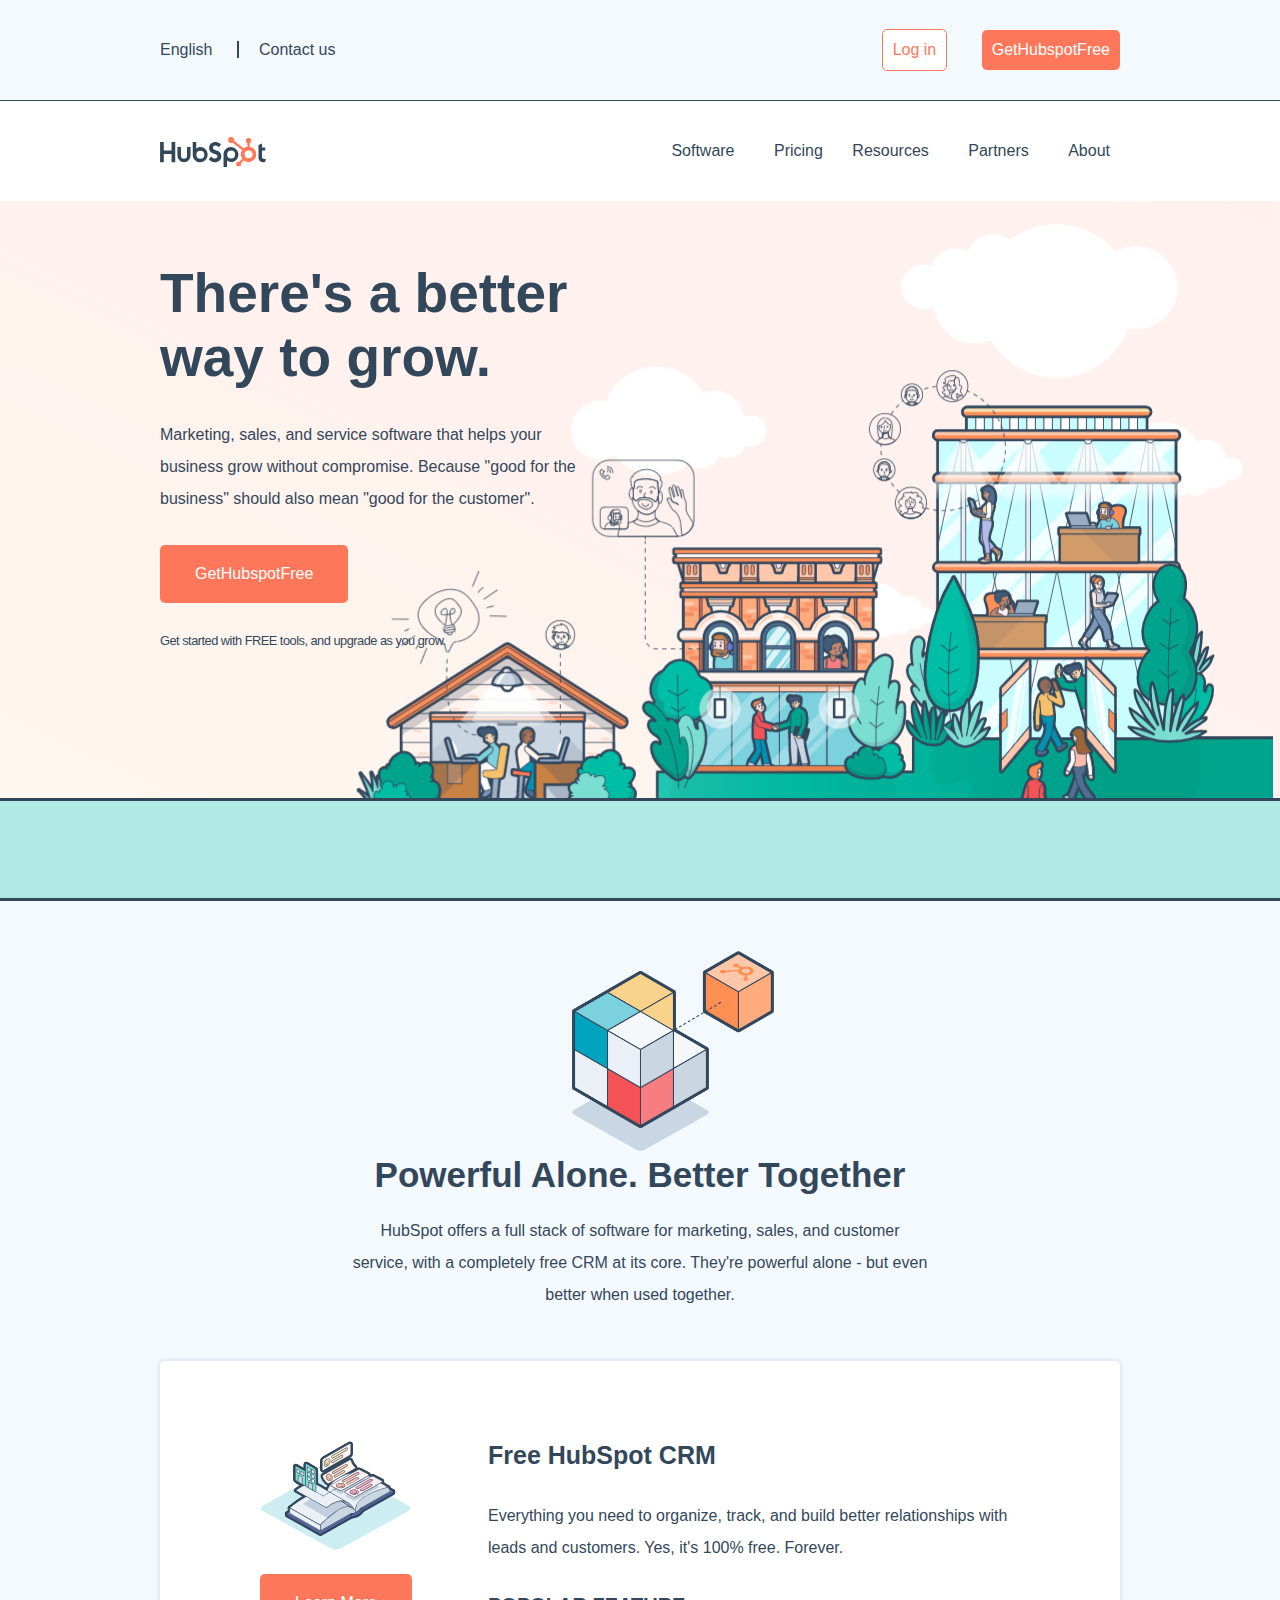
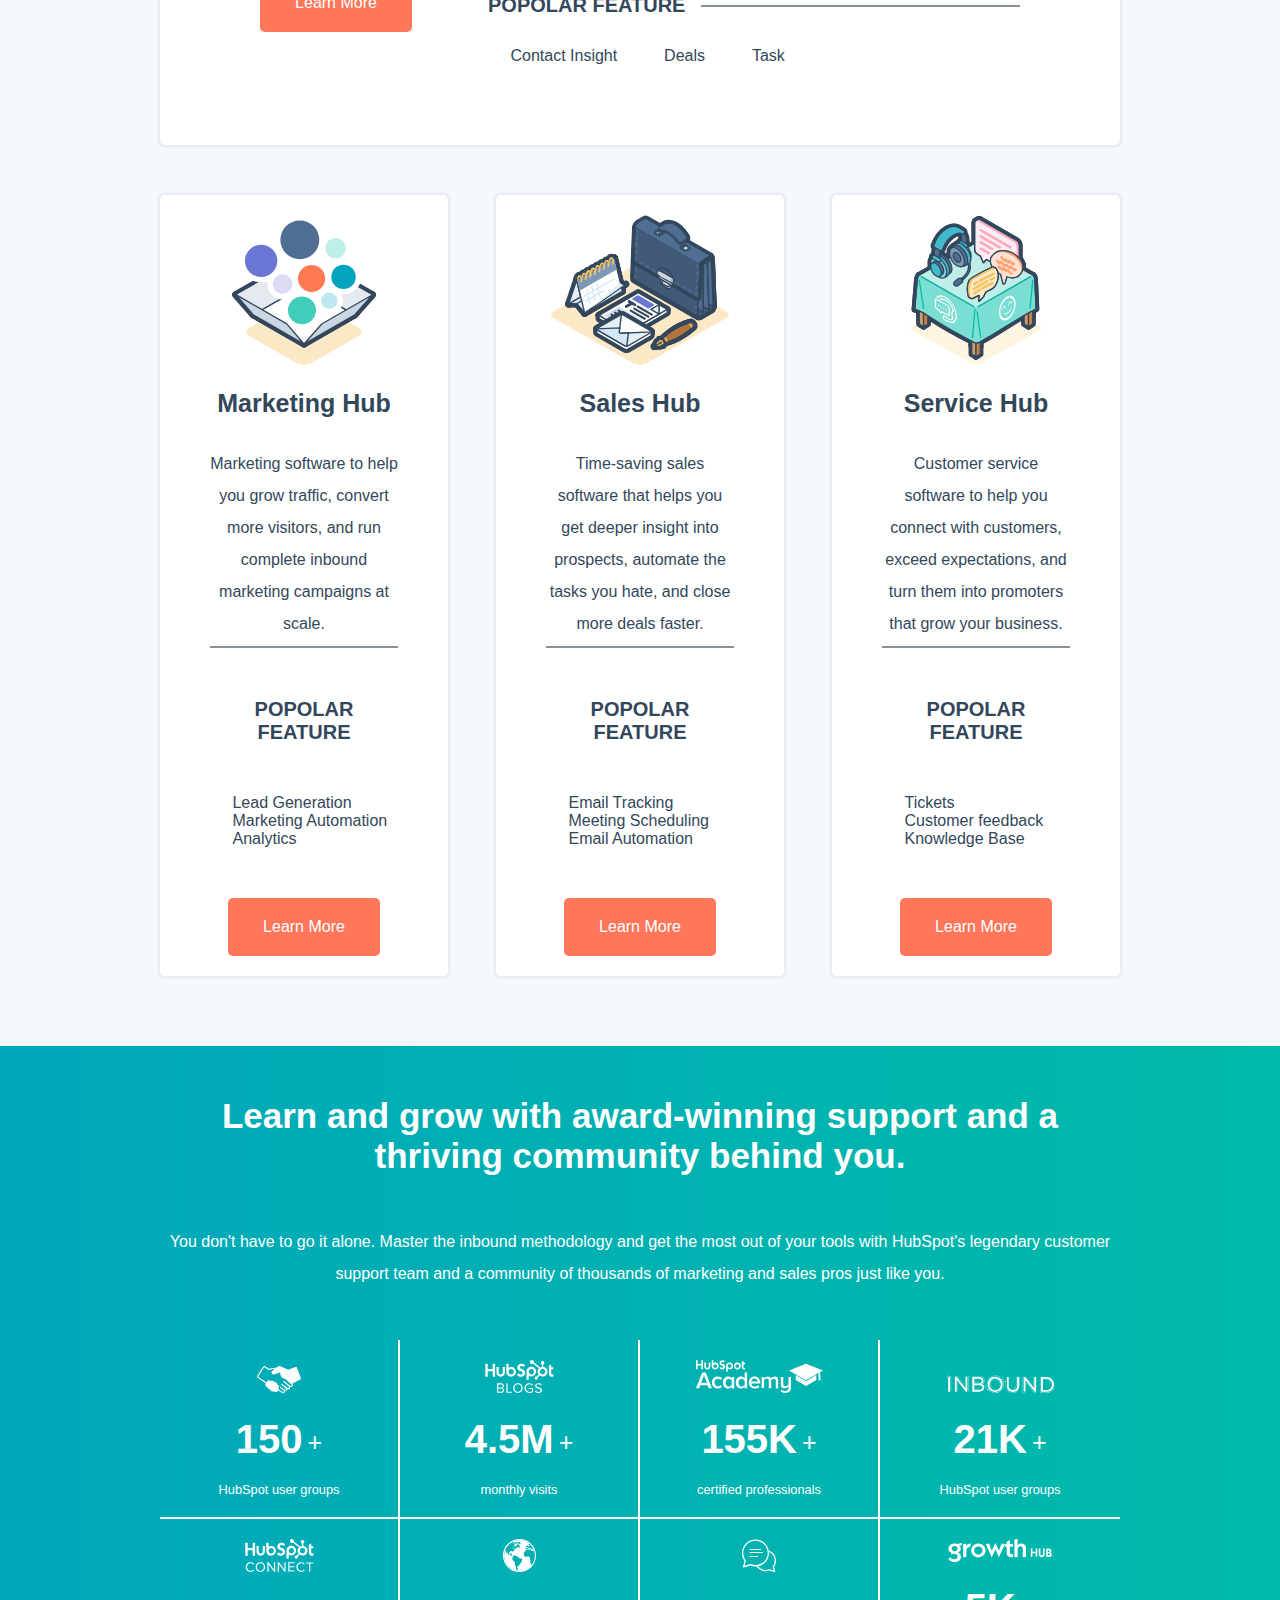
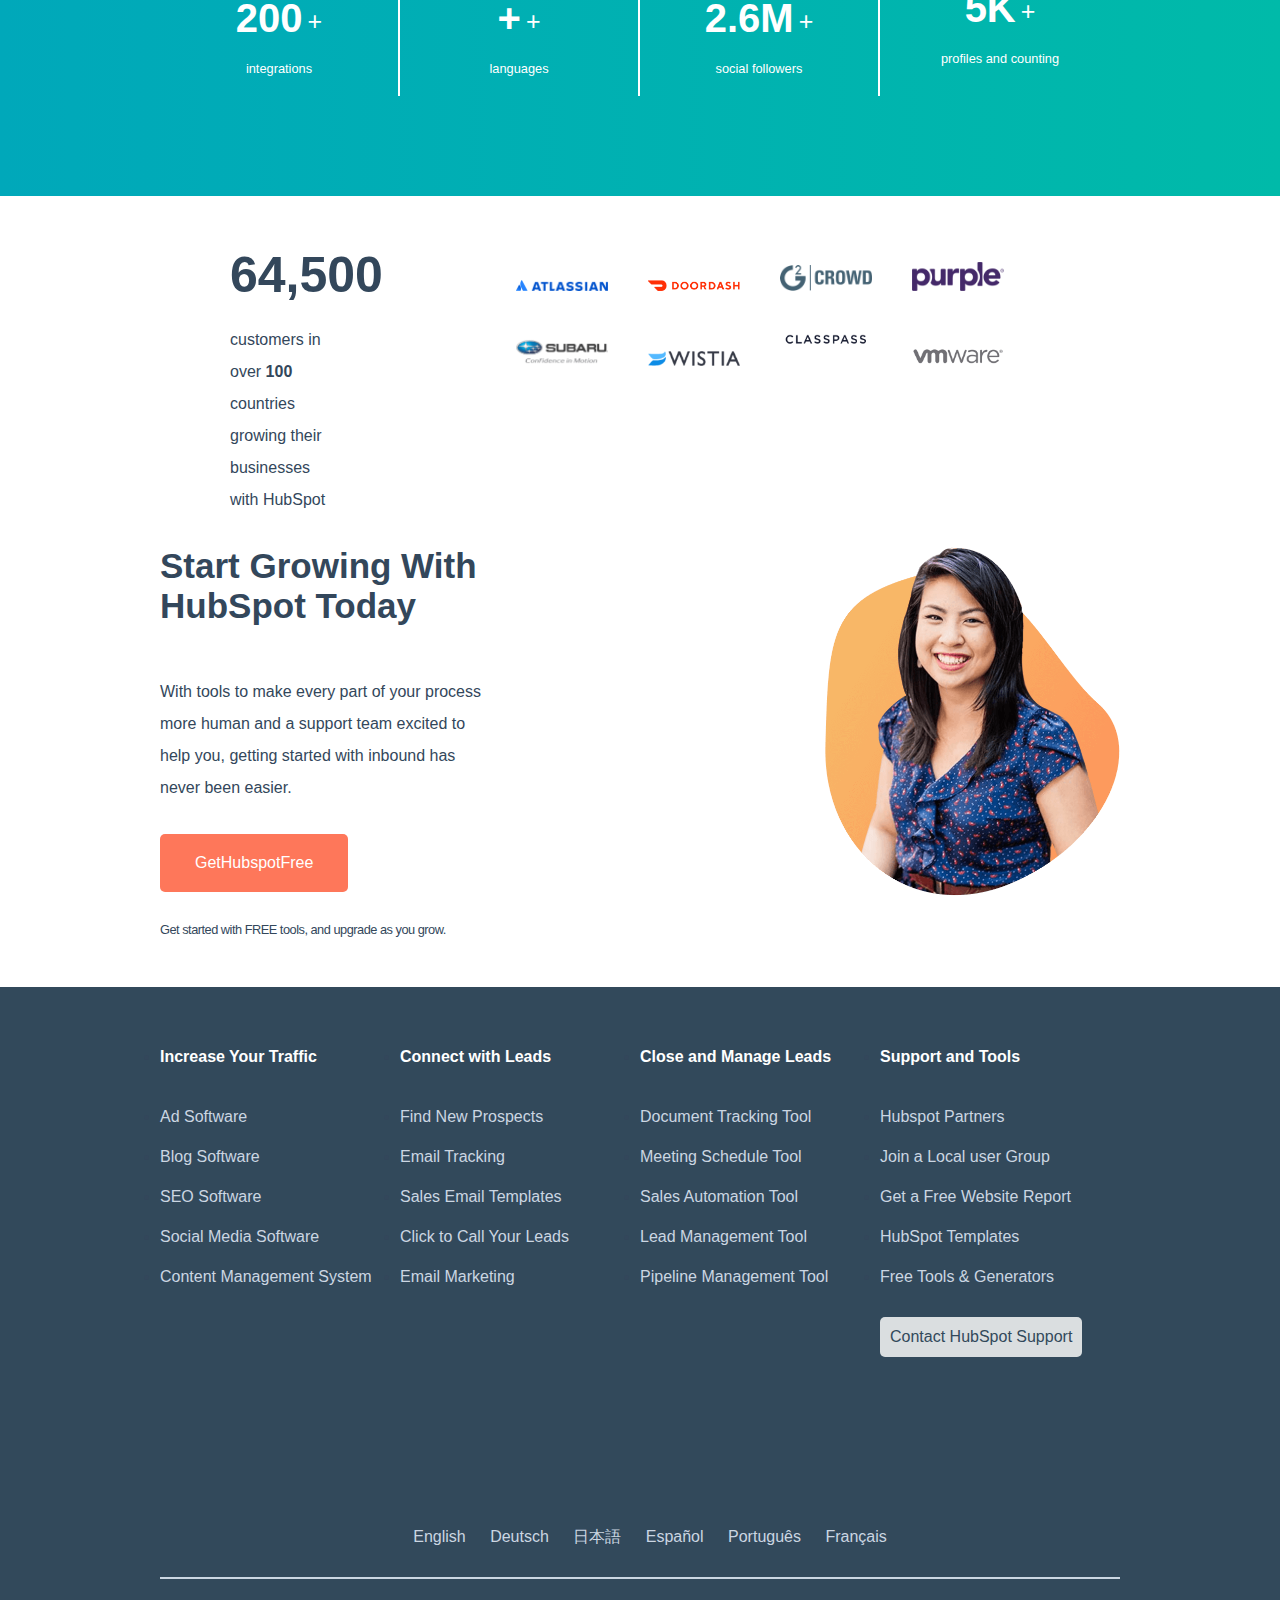
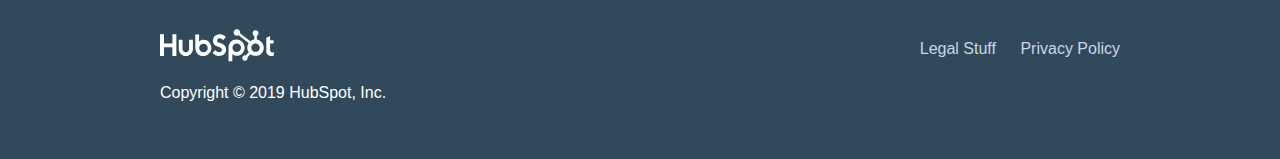
<file: index.html>
<!DOCTYPE html>
<html lang="en">
<head>
    <meta charset="UTF-8">
    <meta http-equiv="X-UA-Compatible" content="IE=edge">

    <!-- Google Fonts -->
    <link rel="preconnect" href="https://fonts.gstatic.com">
    <link href="https://fonts.googleapis.com/css2?family=Montserrat:wght@200;400;500;600;800&display=swap" rel="stylesheet">
    <!-- /Google Fonts -->
    <!-- Special Fonts -->
    <link rel="stylesheet" href="https://cdnjs.cloudflare.com/ajax/libs/font-awesome/5.15.3/css/all.min.css" integrity="sha512-iBBXm8fW90+nuLcSKlbmrPcLa0OT92xO1BIsZ+ywDWZCvqsWgccV3gFoRBv0z+8dLJgyAHIhR35VZc2oM/gI1w==" crossorigin="anonymous" />
    <!-- /Special Fonts -->

    <meta name="viewport" content="width=device-width, initial-scale=1.0">
    <title>Hubspot</title>
    <link rel="stylesheet" href="./assets/css/style.css">
    <link rel="icon" href="./assets/img/HubSpot-Inversed-Favicon.webp" />
</head>
<body>
    <!-- Site Header -->
    <header>
        <nav class="topmenu fw_500 ls_-1">
            <div class="topmenu_nav container clearfix">
                <div id="top_leftmenu">
                    <ul>
                        <li id="language"><a href=""><i class="fas fa-globe-europe"></i> English <i class="fas fa-chevron-down"></i></span></a></li>
                        <li ><a href="" id="contact_us">Contact us</a></li>
                    </ul>
                </div>

                <div id="top_rightmenu">
                    <a href="#"><div class="search"><i id="search_icon" class="fas fa-search"></i></div></a> 
                    <a href="#"><div class="login btn_sm">Log in</div></a> 
                    <a href="#"><div class="trial btn_sm">GetHubspotFree</div></a> 
                </div>
            </div>
        </nav>

        <nav class="main_menu">
            <div class="mainmenu_nav container clearfix">
                <div id="logo">
                    <a href=""><img src="./assets/img/logo.svg" alt=""></a> 
                </div>

                <div id="main_rightmenu">
                    <ul>
                        <li><a href="#">Software<i id="arrow" class="fas fa-chevron-down"></i></a></li>
                        <li><a href="#">Pricing</a></li>
                        <li><a href="#">Resources<i id="arrow" class="fas fa-chevron-down"></i></a></li>
                        <li><a href="#">Partners<i id="arrow" class="fas fa-chevron-down"></i></a></li>
                        <li><a href="#">About<i id="arrow" class="fas fa-chevron-down"></i></a></li>
                    </ul>
                </div>
            </div>
        </nav>

        <div class="jumbotron">
            <section class="jumbotron_section container">
                <div class="jumbotron_text">
                    <h1>There's a better way to grow.</h1>
                    <p class="fw_500">Marketing, sales, and service software that helps your business grow without compromise. Because "good for the business" should also mean "good for the customer".</p>
                    <a href="#"><div class="trial_btn btn_big">GetHubspotFree</div></a>
                    <div class="trial_text">Get started with FREE tools, and upgrade as you grow.</div> 
                </div>
            </section>
        </div>
        <div id="separator"></div>
    </header>
    <!-- /Site Header -->

    <!-- Site Main Content -->
    <main class="clearfix">
        <div class="bg_lg">
            <section id="top_maincontent" class="container">
                <img src="./assets/img/cube.webp" alt="cubi">
                <h2>Powerful Alone. Better Together</h2>
                <p class="fw_500 mtb_20">HubSpot offers a full stack of software for marketing, sales, and customer service, with a completely free CRM at its core. They're powerful alone - but even better when used together.</p>
            </section>
    
            <section id="crm" class="container clearfix mtb_50 box_shadow">
                <div id="left_crm">
                    <img src="./assets/img/book.svg" alt="">
                    <a href=""><div class="btn_big mtb_20">Learn More</div></a>
                </div>
                <div id="right_crm">
                    <h3>Free HubSpot CRM</h3>
                    <p class="mtb_20 fw_500">Everything you need to organize, track, and build better relationships with leads and customers. Yes, it's 100% free. Forever.</p>
                    <div id="popolar_feature" class="clearfix">
                        <div id="popolar_text" class="popolar_text_style">popolar feature</div>                    <div id="popolar_line"></div>
                    </div>
                    <ul>
                        <li class="checkbox">Contact Insight</li>
                        <li class="checkbox">Deals</li>
                        <li class="checkbox">Task</li>
                    </ul>
                </div>
            </section>
    
            <!-- Sezione 3 colonne -->
            <section id="crm_features" class="container clearfix mtb_20">
                <div class="column3 box_shadow">
                    <img src="./assets/img/buble.svg" alt="">
                    <h3>Marketing Hub</h3>
                    <p class="fw_500">Marketing software to help you grow traffic, convert more visitors, and run complete inbound marketing campaigns at scale.</p>
                    <div class="popolar_text_style mtb_50">popolar feature</div>
                    <ul>
                        <li class="checkbox">Lead Generation</li>
                        <li class="checkbox">Marketing Automation</li>
                        <li class="checkbox">Analytics</li>
                    </ul>
                    <a href=""><div class="btn_big mt_50">Learn More</div></a>
                </div>
    
                <div class="column3 box_shadow">
                    <img src="./assets/img/office.svg" alt="">
                    <h3>Sales Hub</h3>
                    <p class="fw_500">Time-saving sales software that helps you get deeper insight into prospects, automate the tasks you hate, and close more deals faster.</p>
                    <div class="popolar_text_style mtb_50">popolar feature</div>
                    <ul>
                        <li class="checkbox">Email Tracking</li>
                        <li class="checkbox">Meeting Scheduling</li>
                        <li class="checkbox">Email Automation</li>
                    </ul>
                    <a href=""><div class="btn_big mt_50">Learn More</div></a>
    
                </div><div class="column3 box_shadow">
                    <img src="./assets/img/table.svg" alt="">
                    <h3>Service Hub</h3>
                    <p class="fw_500">Customer service software to help you connect with customers, exceed expectations, and turn them into promoters that grow your business.</p>
                    <div class="popolar_text_style mtb_50">popolar feature</div>
                    <ul>
                        <li class="checkbox">Tickets</li>
                        <li class="checkbox">Customer feedback</li>
                        <li class="checkbox">Knowledge Base</li>
                    </ul>
                    <a href=""><div class="btn_big mt_50">Learn More</div></a>
                </div>
            </section>
            <!-- /Sezione 3 colonne -->
    
        </div>
        
        <!-- Sezione sfondo blu -->
        <section id="blu_section" class="clearfix">
            <div class="container">
                <h2>Learn and grow with award-winning support and a thriving community behind you.</h2>
                <p class="mtb_50">You don't have to go it alone. Master the inbound methodology and get the most out of your tools with HubSpot's legendary customer support team and a community of thousands of marketing and sales pros just like you.</p>
                
                <section id="datas_row1" class="clearfix">
                    <div>
                        <img src="./assets/img/hands.svg" alt="">
                        <span class="big_text mtb_20">150</span>
                        <span class="small_text">HubSpot user groups</span>
                    </div>

                    <div>
                        <img src="./assets/img/blogs.svg" alt="">
                        <span class="big_text mtb_20">4.5M</span>
                        <span class="small_text">monthly visits</span>
                    </div>

                    <div>
                        <img src="./assets/img/academy.svg" alt="">
                        <span class="big_text mtb_20">155K</span>
                        <span class="small_text">certified professionals</span>
                    </div>

                    <div>
                        <img src="./assets/img/inbound.svg" alt="">
                        <span class="big_text mtb_20">21K</span>
                        <span class="small_text">HubSpot user groups</span>
                    </div>
                </section>

                <section id="datas_row2" class="clearfix">
                    <div>
                        <img src="./assets/img/connect.svg" alt="">
                        <span class="big_text mtb_20">200</span>
                        <span class="small_text">integrations</span>
                    </div>

                    <div>
                        <img src="./assets/img/globe.svg" alt="">
                        <span class="big_text mtb_20">+</span>
                        <span class="small_text">languages</span>
                    </div>

                    <div>
                        <img src="./assets/img/followers.svg" alt="">
                        <span class="big_text mtb_20">2.6M</span>
                        <span class="small_text">social followers</span>
                    </div>

                    <div>
                        <img src="./assets/img/growth.svg" alt="">
                        <span class="big_text mtb_20">5K</span>
                        <span class="small_text">profiles and counting</span>
                    </div>
                </section>
            </div>
        </section>
        <!-- /Sezione sfondo blu -->

        <section id="final_section" class="mtb_50">
            <div class="customers clearfix container">
                <div id="customers_numbers">
                    <h2>64,500</h2>
                    <p class="mtb_20">customers in over <strong>100</strong> countries growing their businesses with HubSpot</p>
                </div>

                <div id="customers_logo_section" class="clearfix">
                    <div class="customers_logo">
                        <img src="./assets/img/atlasian.webp" alt="">
                    </div>
                    <div class="customers_logo">
                        <img src="./assets/img/doordash.webp" alt="">
                    </div>
                    <div class="customers_logo">
                        <img src="./assets/img/g2crowd.webp" alt="">
                    </div>
                    <div class="customers_logo">
                        <img src="./assets/img/purple.webp" alt="">
                    </div>
                    <div class="customers_logo">
                        <img src="./assets/img/subaru.webp" alt="">
                    </div>
                    <div class="customers_logo">
                        <img src="./assets/img/wistia.webp" alt="">
                    </div>
                    <div class="customers_logo">
                        <img src="./assets/img/classpass.webp" alt="">
                    </div>
                    <div class="customers_logo">
                        <img src="./assets/img/vmware.webp" alt="">
                    </div>
                </div>
            </div>
        </section>

        <section id="subscribe_section" class="mtb_50">
            <div class="container clearfix">
                <div class="subrscribe_left">
                    <h2>Start Growing With HubSpot Today</h2>
                    <p class="mt_50">With tools to make every part of your process more human and a support team excited to help you, getting started with inbound has never been easier.</p>
                    <a href="#"><div class="trial_btn btn_big">GetHubspotFree</div></a>
                    <div class="trial_text">Get started with FREE tools, and upgrade as you grow.</div>
                </div>

                <div class="subrsribe_picture">
                    <img src="./assets/img/woman.webp" alt="">  
                </div>
            </div>
        </section>
    </main>
    <!-- Site Main Content -->

    <!-- Site Footer -->
    <footer>
        <section id="footer_links_section" class="container clearfix">
            <div class="footer_column">
                <ul>
                    <li><a href="#">Increase Your Traffic</a></li>
                    <li><a href="#">Ad Software</a></li>
                    <li><a href="#">Blog Software</a></li>
                    <li><a href="#">SEO Software</a></li>
                    <li><a href="#">Social Media Software</a></li>
                    <li><a href="#">Content Management System</a></li>
                </ul>
            </div>
            <div class="footer_column">
                <ul>
                    <li><a href="#">Connect with Leads</a></li>
                    <li><a href="#">Find New Prospects</a></li>
                    <li><a href="#">Email Tracking</a></li>
                    <li><a href="#">Sales Email Templates</a></li>
                    <li><a href="#">Click to Call Your Leads</a></li>
                    <li><a href="#">Email Marketing</a></li>
                </ul>
            </div>
            <div class="footer_column">
                <ul>
                    <li><a href="#">Close and Manage Leads</a></li>
                    <li><a href="#">Document Tracking Tool</a></li>
                    <li><a href="#">Meeting Schedule Tool</a></li>
                    <li><a href="#">Sales Automation Tool</a></li>
                    <li><a href="#">Lead Management Tool</a></li>
                    <li><a href="#">Pipeline Management Tool</a></li>
                </ul>
            </div>
            <div class="footer_column">
                <ul>
                    <li><a href="#">Support and Tools</a></li>
                    <li><a href="#">Hubspot Partners</a></li>
                    <li><a href="#">Join a Local user Group</a></li>
                    <li><a href="#">Get a Free Website Report</a></li>
                    <li><a href="#">HubSpot Templates</a></li>
                    <li><a href="#">Free Tools & Generators</a></li>
                </ul>
                <a href="#"><div class="btn_sm btn_support mtb_20">Contact HubSpot Support</div></a>

                <div class="social_contacts">
                    <a href=""><i class="fab fa-facebook-f"></i></a>
                    <a href=""><i class="fab fa-instagram"></i></a>
                    <a href=""><i class="fab fa-youtube"></i></a>
                    <a href=""><i class="fab fa-twitter"></i></a>
                    <a href=""><i class="fab fa-linkedin-in"></i></a>
                </div>
            </div>
        </section>
        <section id="languages" class="mt_50 container">
            <ul>
                <li><a href="#">English</a></li>
                <li><a href="#">Deutsch</a></li>
                <li><a href="#">日本語</a></li>
                <li><a href="#">Español</a></li>
                <li><a href="#">Português</a></li>
                <li><a href="#">Français</a></li>
            </ul>
        </section>

        <section id="footer_legal" class="container clearfix">
            <div class="left_legalmenu">
                <a href="#"><img src="./assets/img/logo-white.svg" alt=""></a>
                <p>Copyright © 2019 HubSpot, Inc.</p>
            </div>

            <div class="right_legalmenu">
                <ul>
                    <li><a href="#">Legal Stuff</a></li>
                    <li><a href="#">Privacy Policy</a></li>
                </ul>
            </div>
        </section>
    </footer>
    <!-- /Site Footer -->

</body>
</html>
</file>
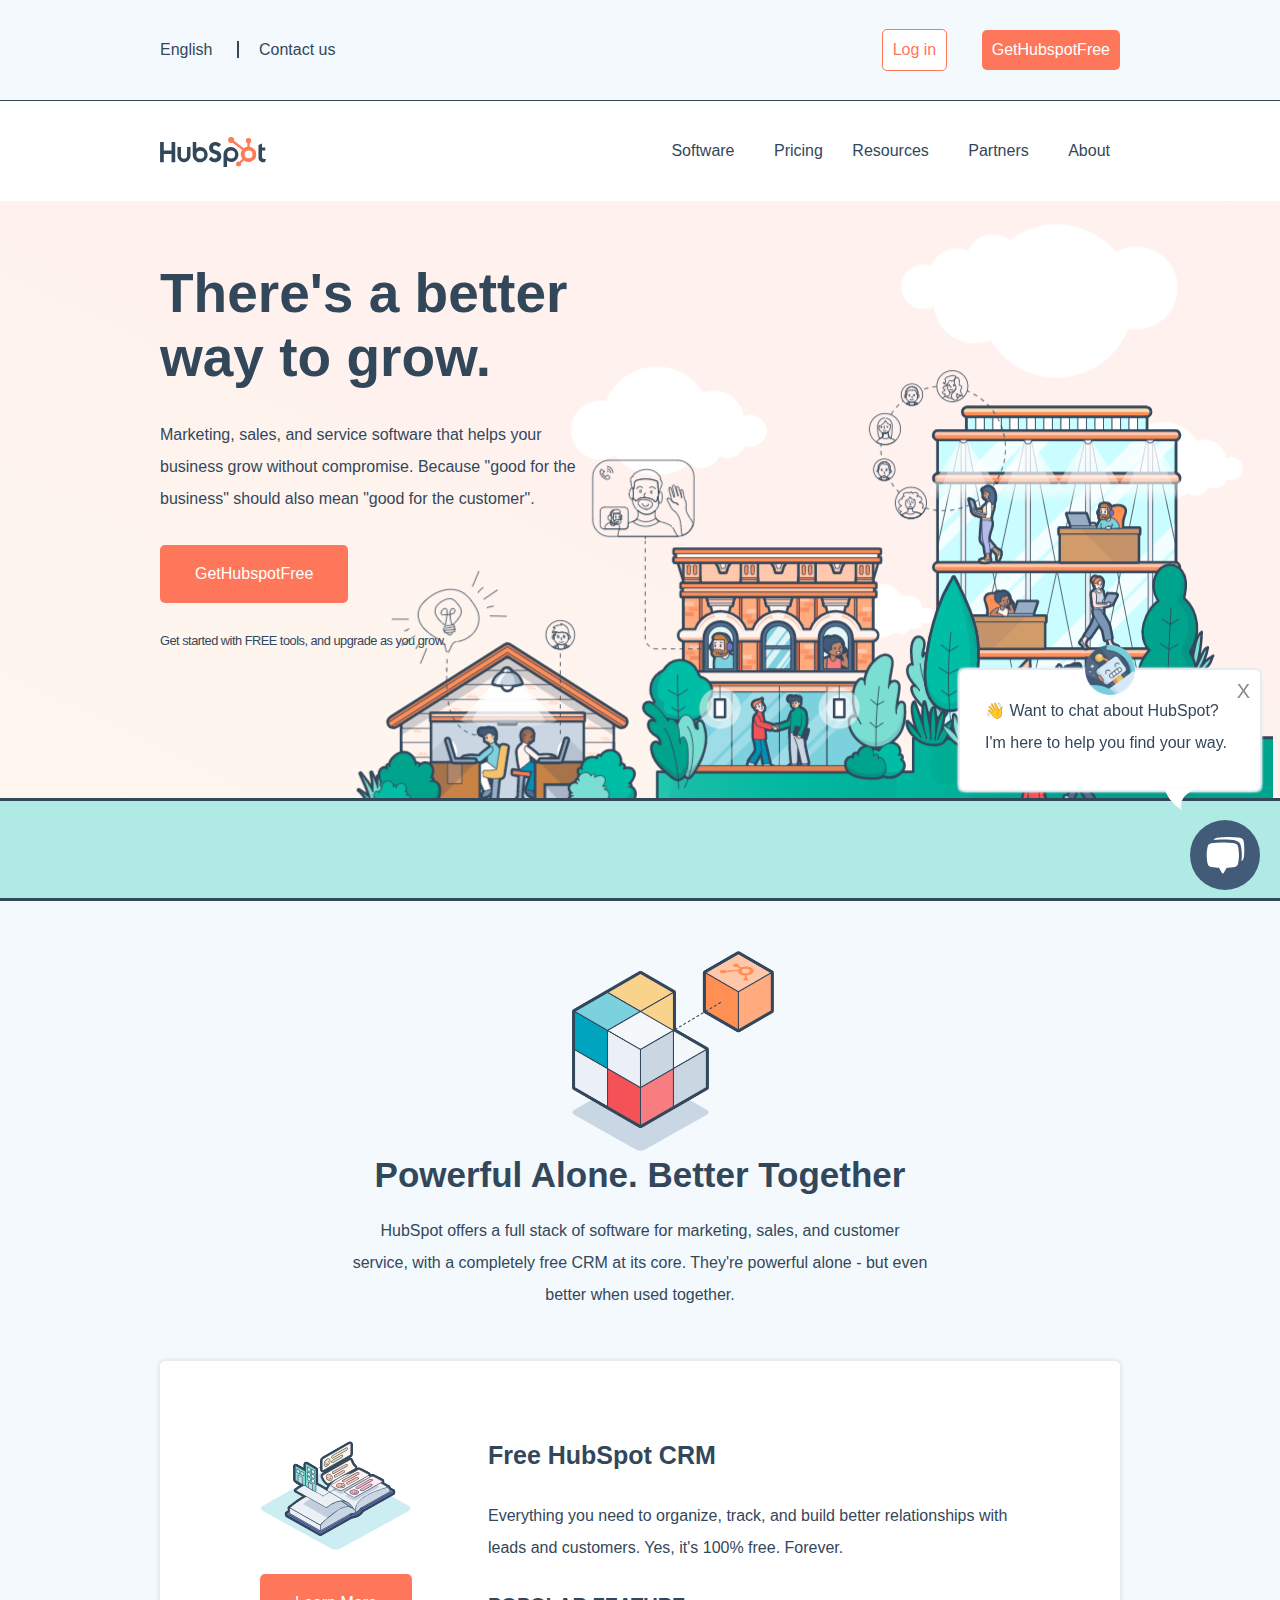
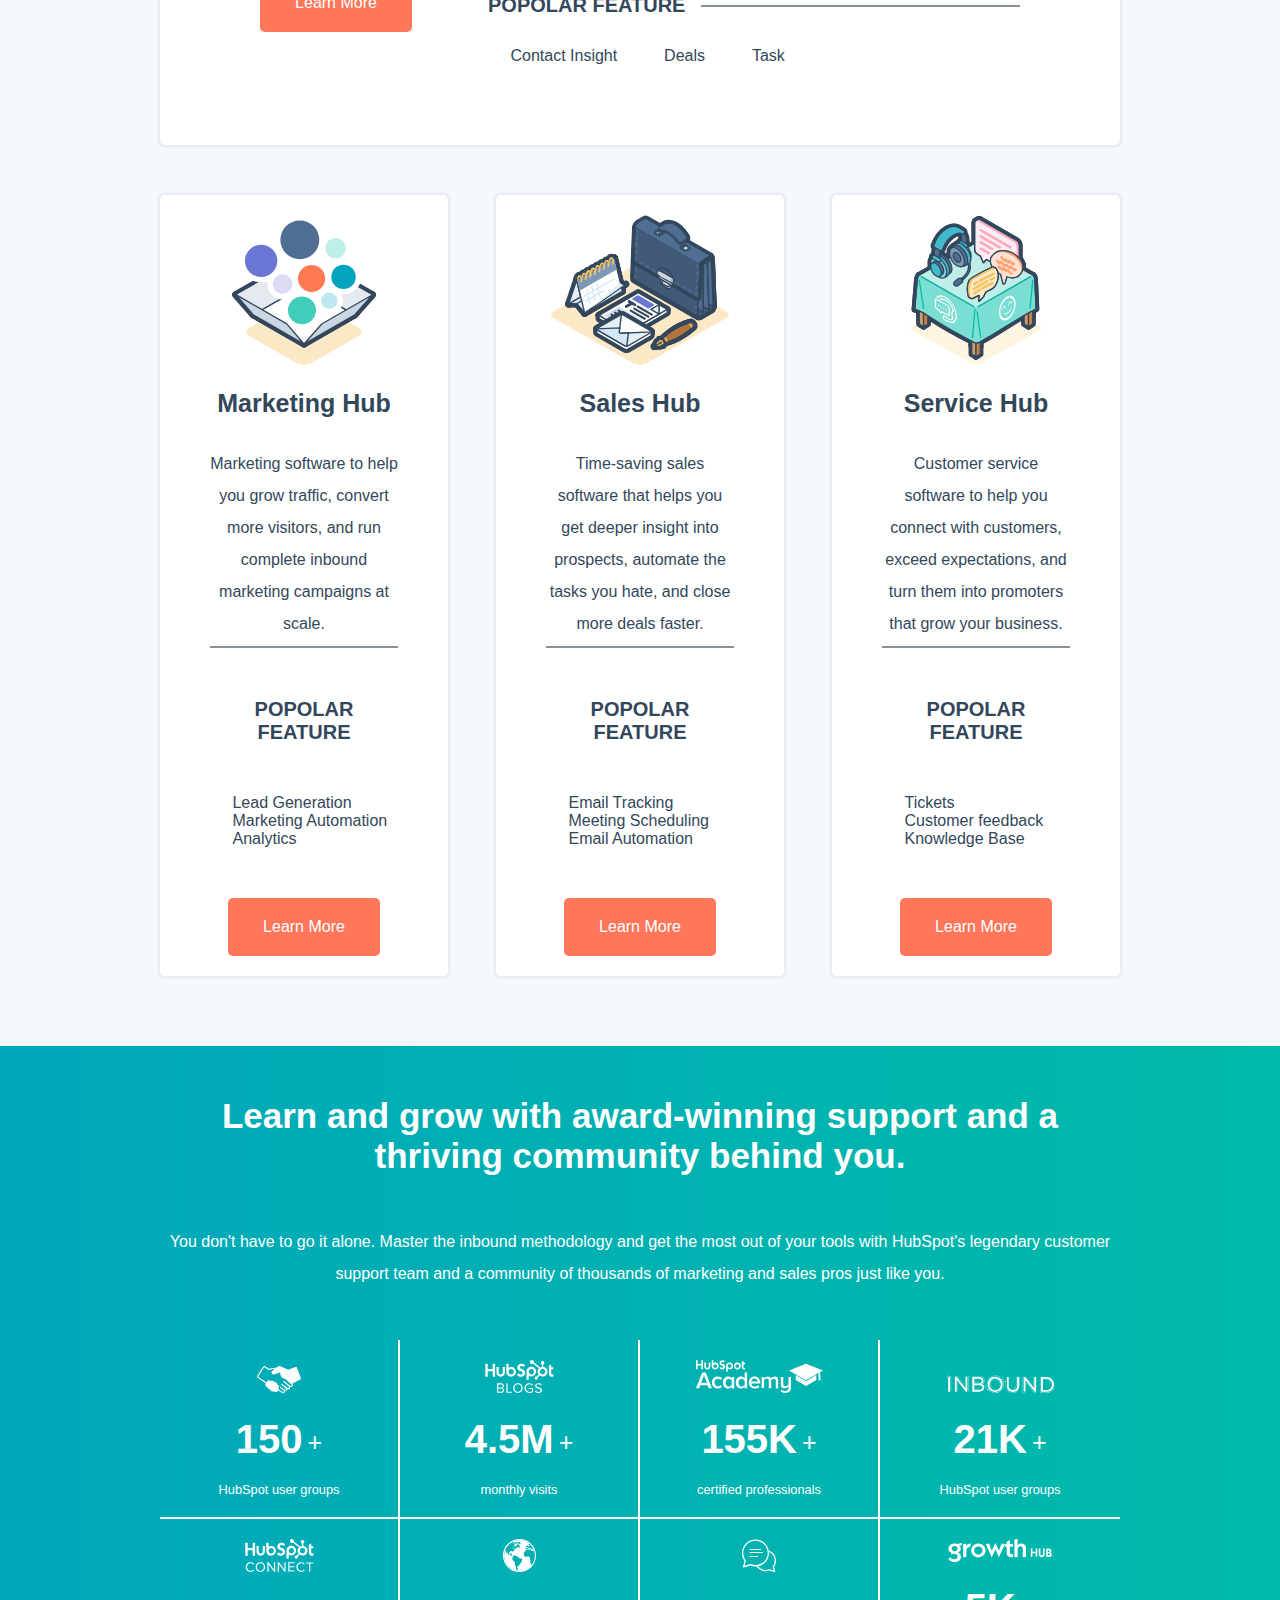
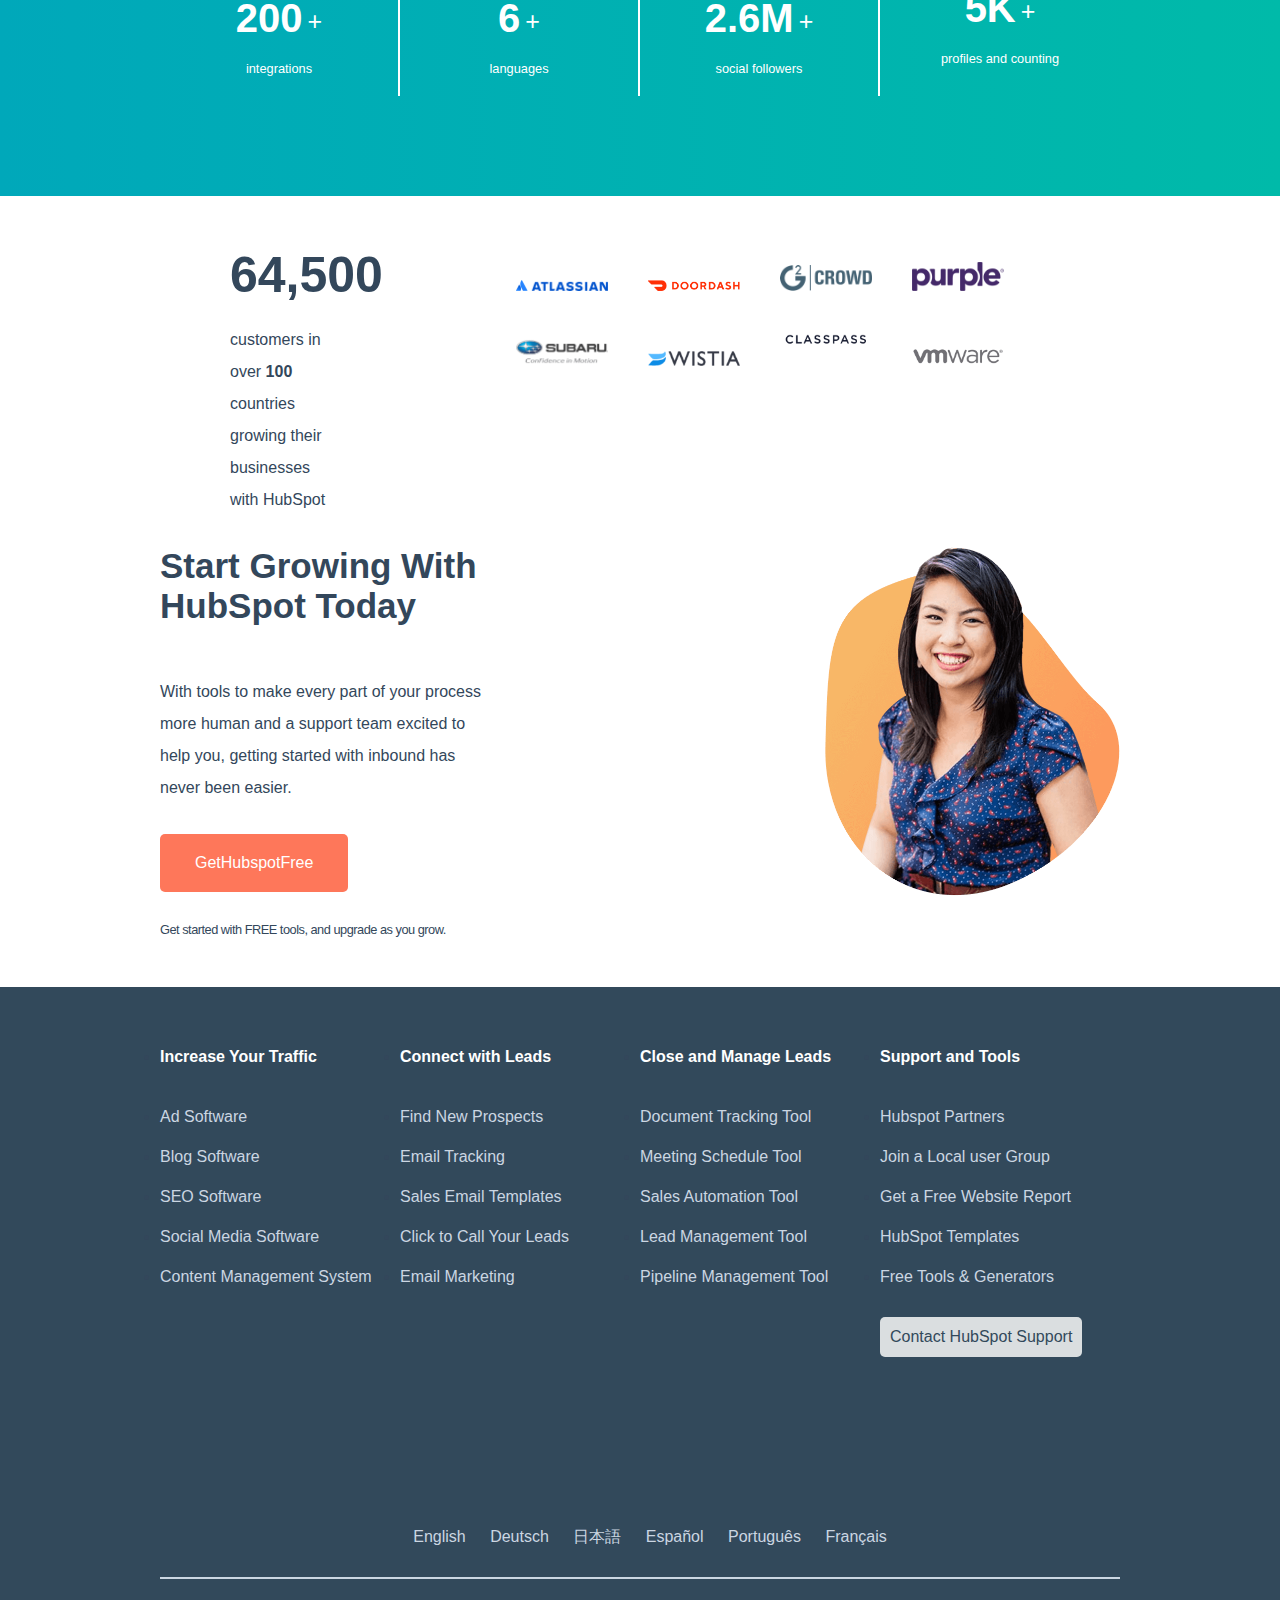
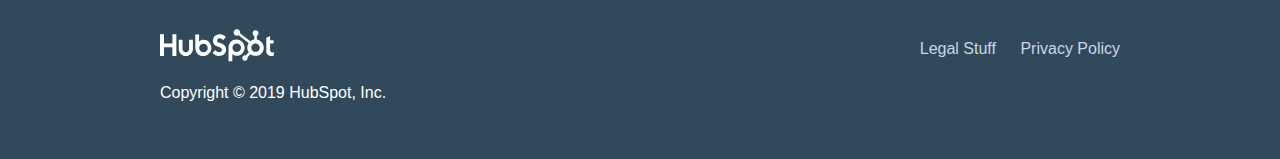
<file: bonus/index.html>
<!DOCTYPE html>
<html lang="en">
<head>
    <meta charset="UTF-8">
    <meta http-equiv="X-UA-Compatible" content="IE=edge">

    <!-- Google Fonts -->
    <link rel="preconnect" href="https://fonts.gstatic.com">
    <link href="https://fonts.googleapis.com/css2?family=Montserrat:wght@200;400;500;600;800&display=swap" rel="stylesheet">
    <!-- /Google Fonts -->
    <!-- Special Fonts -->
    <link rel="stylesheet" href="https://cdnjs.cloudflare.com/ajax/libs/font-awesome/5.15.3/css/all.min.css" integrity="sha512-iBBXm8fW90+nuLcSKlbmrPcLa0OT92xO1BIsZ+ywDWZCvqsWgccV3gFoRBv0z+8dLJgyAHIhR35VZc2oM/gI1w==" crossorigin="anonymous" />
    <!-- /Special Fonts -->

    <meta name="viewport" content="width=device-width, initial-scale=1.0">
    <title>Hubspot</title>
    <link rel="stylesheet" href="./assets/css/style.css">
    <link rel="icon" href="./assets/img/HubSpot-Inversed-Favicon.webp" />
</head>
<body>
    <!-- Site Header -->
    <header>
        <nav class="topmenu fw_500 ls_-1">
            <div class="topmenu_nav container clearfix">
                <div id="top_leftmenu">
                    <ul>
                        <li id="language" class="dropdown"><a href=""><i class="fas fa-globe-europe"></i> English <i class="fas fa-chevron-down"></i></span></a>
                            <div id="language_dropdown" class="dropdown-content box_shadow">
                                <ul>
                                    <li><a href="#">日本語</a></li>
                                    <li><a href="#">Deutsch</a></li>
                                    <li><a href="#">English</a></li>
                                    <li><a href="#">Español</a></li>
                                    <li><a href="#">Português</a></li>
                                    <li><a href="#">Français</a></li>
                                </ul>
                            </div>
                        </li>
                        <li ><a href="" id="contact_us">Contact us</a></li>
                    </ul>
                </div>

                <div id="top_rightmenu">
                    <a href="#"><div class="search"><i id="search_icon" class="fas fa-search"></i></div></a> 
                    <a href="#"><div class="login btn_sm">Log in</div></a> 
                    <a href="#"><div class="trial btn_sm">GetHubspotFree</div></a> 
                </div>
            </div>
        </nav>

        <nav class="main_menu">
            <div class="mainmenu_nav container clearfix">
                <div id="logo">
                    <a href=""><img src="./assets/img/logo.svg" alt=""></a> 
                </div>

                <div id="main_rightmenu">
                    <ul>
                        <li class="dropdown"><a href="#">Software<i id="arrow" class="fas fa-chevron-down"></i></a>
                            <div id="software_dropdown" class="dropdown-content box_shadow clearfix">
                                <div class="software_dropdown_top clearfix">
                                    <div class="software_dropdown_img">
                                        <img src="./assets/img/free_hub_crm.jpg" alt="">
                                    </div>
                                    <div class="software_dropdown_text">
                                        <h4>Free HubSpot CRM</h4>
                                        <p>All your contacts and companies, 100% free.</p>
                                    </div>
                                </div>

                                <div class="software_dropdown_top clearfix">
                                    <div class="software_dropdown_img">
                                        <img src="./assets/img/marketing.jpg" alt="">
                                    </div>
                                    <div class="software_dropdown_text">
                                        <h4>Marketing Hub</h4>
                                        <p>Marketing software to increase traffic and leads. Free and premium plans.</p>
                                    </div>
                                </div>

                                <div class="software_dropdown_top clearfix">
                                    <div class="software_dropdown_img">
                                        <img src="./assets/img/sales_hub.jpg" alt="">
                                    </div>
                                    <div class="software_dropdown_text">
                                        <h4>Sales Hub</h4>
                                        <p>Sales software fot closing more deals, faster. Free and premium plans.</p>
                                    </div>
                                </div>

                                <div class="software_dropdown_top clearfix">
                                    <div class="software_dropdown_img">
                                        <img src="./assets/img/service_hub.jpg" alt="">
                                    </div>
                                    <div class="software_dropdown_text">
                                        <h4>Service Hub</h4>
                                        <p>Software for providing first-class customer service. Free and premium plans.</p>
                                    </div>
                                </div>

                                <div class="software_dropdown_top clearfix">
                                    <div class="software_dropdown_img">
                                        <img src="./assets/img/cms_hub.jpg" alt="">
                                    </div>
                                    <div class="software_dropdown_text">
                                        <h4>CMS HUB</h4>
                                        <p>Content management softwaer to power websites. Premium plans and free trial
                                        </p>
                                    </div>
                                </div>
                                
                                <div class="software_dropdown_bottom">
                                    <h4>App Marketplace</h4>
                                    <p>Find HubSpot apps for the tools and software you use to run your business.</p>
                                </div>
                            </div>
                        </li>
                        <li><a href="#">Pricing</a></li>
                        <li id="resources" class="dropdown"><a href="#">Resources<i id="arrow" class="fas fa-chevron-down"></i></a>
                            <div id="resources_dropdown" class="dropdown-content box_shadow clearfix">
                                <div class="resources_dropdown_row clearfix">
                                    <div class="resources_dropdown_column">
                                        <h4>Blog</h4>
                                        <p>Read marketing, sales, agency, and customer success blog content.</p>
                                    </div>

                                    <div class="resources_dropdown_column">
                                        <h4>Customer Stories</h4>
                                        <p>Hear from the businesses that use HubSpot to grow better every day.</p>
                                    </div>

                                    <div class="resources_dropdown_column">
                                        <h4>Developers</h4>
                                        <p>Create apps and custom integrations for businesses using HubSpot.</p>
                                    </div>
                                </div>

                                <div class="resources_dropdown_row clearfix">
                                    <div class="resources_dropdown_column">
                                        <h4>Ebooks, Guides & More</h4>
                                        <p>Get access to HubSpot's most popular marketing resources.</p>
                                    </div>

                                    <div class="resources_dropdown_column">
                                        <h4>Onboarding & Services</h4>
                                        <p>Find training and consulting services to help you thrive with HubSpot</p>
                                    </div>

                                    <div class="resources_dropdown_column">
                                        <h4>Research & Reports</h4>
                                        <p>Get up-to-date research and data on hot business trends.</p>
                                    </div>
                                </div>

                                <div class="resources_dropdown_row clearfix">
                                    <div class="resources_dropdown_column">
                                        <h4>Free Courses & Certifications</h4>
                                        <p>Take courses on the latest business trends, taught by industry experts.</p>
                                    </div>

                                    <div class="resources_dropdown_column">
                                        <h4>What is Inbound?</h4>
                                        <p>Get a primer on how inbound helps your business grow better.</p>
                                    </div>

                                    <div class="resources_dropdown_column">
                                        <h4>Customer Support</h4>
                                        <p>Get help if you have questions about using HubSpot software.</p>
                                    </div>
                                </div>

                            </div>
                        </li>
                        
                        <li id="partners" class="dropdown">
                            <a href="#">Partners<i id="arrow" class="fas fa-chevron-down"></i></a>
                            <div id="partners_dropdown" class="dropdown-content box_shadow clearfix">
                                <div class="partners_dropdown_column">
                                    <a href="#"><h4>Hire a Partner</h4></a> 
                                    <p>Find a partner in our global community of service providers who can help you grow.</p>
                                </div>

                                <div class="partners_dropdown_column">
                                    <a href="#"><h4>Partner With Us</h4></a>
                                    <p>Find the right partner program to help your business grow.</p>
                                </div>
                            </div>
                        </li>
                        
                        <li id="about" class="dropdown"><a href="#">About<i id="arrow" class="fas fa-chevron-down"></i></a>
                            <div id="about_dropdown" class="dropdown-content box_shadow clearfix">
                                <div class="about_dropdown_column">
                                    <ul>
                                        <li>Company</li>
                                        <li><a href="#">About us</a></li>
                                        <li><a href="#">Contact Us</a></li>
                                        <li><a href="#">Management Team</a></li>
                                        <li><a href="#">Board of Directors</a></li>
                                        <li><a href="#">Careers</a></li>

                                    </ul>
                                </div>

                                <div class="about_dropdown_column">
                                    <ul>
                                        <li>News</li>
                                        <li><a href="#">HubSpot News</a></li>
                                        <li><a href="#">Press Resources</a></li>
                                        <li><a href="#">Speakers</a></li>
                                    </ul>
                                </div>

                                <div class="about_dropdown_column">
                                    <ul>
                                        <li>Investors</li>
                                        <li><a href="#">Investor Relations</a></li>

                                    </ul>
                                </div>
  
                            </div>
                        </li>
                    </ul>
                </div>
            </div>
        </nav>

        <div class="jumbotron">
            <section class="jumbotron_section container">
                <div class="jumbotron_text">
                    <h1>There's a better way to grow.</h1>
                    <p class="fw_500">Marketing, sales, and service software that helps your business grow without compromise. Because "good for the business" should also mean "good for the customer".</p>
                    <a href="#"><div class="trial_btn btn_big">GetHubspotFree</div></a>
                    <div class="trial_text">Get started with FREE tools, and upgrade as you grow.</div> 
                </div>
            </section>
        </div>
        <div id="separator"></div>
    </header>
    <!-- /Site Header -->

    <!-- Site Main Content -->
    <main class="clearfix">
        <div class="bg_lg">
            <section id="top_maincontent" class="container">
                <img src="./assets/img/cube.webp" alt="cubi">
                <h2>Powerful Alone. Better Together</h2>
                <p class="fw_500 mtb_20">HubSpot offers a full stack of software for marketing, sales, and customer service, with a completely free CRM at its core. They're powerful alone - but even better when used together.</p>
            </section>
    
            <section id="crm" class="container clearfix mtb_50 box_shadow">
                <div id="left_crm">
                    <img src="./assets/img/book.svg" alt="">
                    <a href=""><div class="btn_big mtb_20">Learn More</div></a>
                </div>
                <div id="right_crm">
                    <h3>Free HubSpot CRM</h3>
                    <p class="mtb_20 fw_500">Everything you need to organize, track, and build better relationships with leads and customers. Yes, it's 100% free. Forever.</p>
                    <div id="popolar_feature" class="clearfix">
                        <div id="popolar_text" class="popolar_text_style">popolar feature</div>                    <div id="popolar_line"></div>
                    </div>
                    <ul>
                        <li class="checkbox">Contact Insight</li>
                        <li class="checkbox">Deals</li>
                        <li class="checkbox">Task</li>
                    </ul>
                </div>
            </section>
    
            <!-- Sezione 3 colonne -->
            <section id="crm_features" class="container clearfix mtb_20">
                <div class="column3 box_shadow">
                    <img src="./assets/img/buble.svg" alt="">
                    <h3>Marketing Hub</h3>
                    <p class="fw_500">Marketing software to help you grow traffic, convert more visitors, and run complete inbound marketing campaigns at scale.</p>
                    <div class="popolar_text_style mtb_50">popolar feature</div>
                    <ul>
                        <li class="checkbox">Lead Generation</li>
                        <li class="checkbox">Marketing Automation</li>
                        <li class="checkbox">Analytics</li>
                    </ul>
                    <a href=""><div class="btn_big mt_50">Learn More</div></a>
                </div>
    
                <div class="column3 box_shadow">
                    <img src="./assets/img/office.svg" alt="">
                    <h3>Sales Hub</h3>
                    <p class="fw_500">Time-saving sales software that helps you get deeper insight into prospects, automate the tasks you hate, and close more deals faster.</p>
                    <div class="popolar_text_style mtb_50">popolar feature</div>
                    <ul>
                        <li class="checkbox">Email Tracking</li>
                        <li class="checkbox">Meeting Scheduling</li>
                        <li class="checkbox">Email Automation</li>
                    </ul>
                    <a href=""><div class="btn_big mt_50">Learn More</div></a>
    
                </div><div class="column3 box_shadow">
                    <img src="./assets/img/table.svg" alt="">
                    <h3>Service Hub</h3>
                    <p class="fw_500">Customer service software to help you connect with customers, exceed expectations, and turn them into promoters that grow your business.</p>
                    <div class="popolar_text_style mtb_50">popolar feature</div>
                    <ul>
                        <li class="checkbox">Tickets</li>
                        <li class="checkbox">Customer feedback</li>
                        <li class="checkbox">Knowledge Base</li>
                    </ul>
                    <a href=""><div class="btn_big mt_50">Learn More</div></a>
                </div>
            </section>
            <!-- /Sezione 3 colonne -->
    
        </div>
        
        <!-- Sezione sfondo blu -->
        <section id="blu_section" class="clearfix">
            <div class="container">
                <h2>Learn and grow with award-winning support and a thriving community behind you.</h2>
                <p class="mtb_50">You don't have to go it alone. Master the inbound methodology and get the most out of your tools with HubSpot's legendary customer support team and a community of thousands of marketing and sales pros just like you.</p>
                
                <section id="datas_row1" class="clearfix">
                    <div>
                        <img src="./assets/img/hands.svg" alt="">
                        <span class="big_text mtb_20">150</span>
                        <span class="small_text">HubSpot user groups</span>
                    </div>

                    <div>
                        <img src="./assets/img/blogs.svg" alt="">
                        <span class="big_text mtb_20">4.5M</span>
                        <span class="small_text">monthly visits</span>
                    </div>

                    <div>
                        <img src="./assets/img/academy.svg" alt="">
                        <span class="big_text mtb_20">155K</span>
                        <span class="small_text">certified professionals</span>
                    </div>

                    <div>
                        <img src="./assets/img/inbound.svg" alt="">
                        <span class="big_text mtb_20">21K</span>
                        <span class="small_text">HubSpot user groups</span>
                    </div>
                </section>

                <section id="datas_row2" class="clearfix">
                    <div>
                        <img src="./assets/img/connect.svg" alt="">
                        <span class="big_text mtb_20">200</span>
                        <span class="small_text">integrations</span>
                    </div>

                    <div>
                        <img src="./assets/img/globe.svg" alt="">
                        <span class="big_text mtb_20">6</span>
                        <span class="small_text">languages</span>
                    </div>

                    <div>
                        <img src="./assets/img/followers.svg" alt="">
                        <span class="big_text mtb_20">2.6M</span>
                        <span class="small_text">social followers</span>
                    </div>

                    <div>
                        <img src="./assets/img/growth.svg" alt="">
                        <span class="big_text mtb_20">5K</span>
                        <span class="small_text">profiles and counting</span>
                    </div>
                </section>
            </div>
        </section>
        <!-- /Sezione sfondo blu -->

        <section id="final_section" class="mtb_50">
            <div class="customers clearfix container">
                <div id="customers_numbers">
                    <h2>64,500</h2>
                    <p class="mtb_20">customers in over <strong>100</strong> countries growing their businesses with HubSpot</p>
                </div>

                <div id="customers_logo_section" class="clearfix">
                    <div class="customers_logo">
                        <img src="./assets/img/atlasian.webp" alt="">
                    </div>
                    <div class="customers_logo">
                        <img src="./assets/img/doordash.webp" alt="">
                    </div>
                    <div class="customers_logo">
                        <img src="./assets/img/g2crowd.webp" alt="">
                    </div>
                    <div class="customers_logo">
                        <img src="./assets/img/purple.webp" alt="">
                    </div>
                    <div class="customers_logo">
                        <img src="./assets/img/subaru.webp" alt="">
                    </div>
                    <div class="customers_logo">
                        <img src="./assets/img/wistia.webp" alt="">
                    </div>
                    <div class="customers_logo">
                        <img src="./assets/img/classpass.webp" alt="">
                    </div>
                    <div class="customers_logo">
                        <img src="./assets/img/vmware.webp" alt="">
                    </div>
                </div>
            </div>
        </section>

        <section id="subscribe_section" class="mtb_50">
            <div class="container clearfix">
                <div class="subrscribe_left">
                    <h2>Start Growing With HubSpot Today</h2>
                    <p class="mt_50">With tools to make every part of your process more human and a support team excited to help you, getting started with inbound has never been easier.</p>
                    <a href="#"><div class="trial_btn btn_big">GetHubspotFree</div></a>
                    <div class="trial_text">Get started with FREE tools, and upgrade as you grow.</div>
                </div>

                <div class="subrsribe_picture">
                    <img src="./assets/img/woman.webp" alt="">  
                </div>
            </div>
        </section>
    </main>
    <!-- Site Main Content -->

    <!-- Site Footer -->
    <footer>
        <section id="footer_links_section" class="container clearfix">
            <div class="footer_column">
                <ul>
                    <li><a href="#">Increase Your Traffic</a></li>
                    <li><a href="#">Ad Software</a></li>
                    <li><a href="#">Blog Software</a></li>
                    <li><a href="#">SEO Software</a></li>
                    <li><a href="#">Social Media Software</a></li>
                    <li><a href="#">Content Management System</a></li>
                </ul>
            </div>
            <div class="footer_column">
                <ul>
                    <li><a href="#">Connect with Leads</a></li>
                    <li><a href="#">Find New Prospects</a></li>
                    <li><a href="#">Email Tracking</a></li>
                    <li><a href="#">Sales Email Templates</a></li>
                    <li><a href="#">Click to Call Your Leads</a></li>
                    <li><a href="#">Email Marketing</a></li>
                </ul>
            </div>
            <div class="footer_column">
                <ul>
                    <li><a href="#">Close and Manage Leads</a></li>
                    <li><a href="#">Document Tracking Tool</a></li>
                    <li><a href="#">Meeting Schedule Tool</a></li>
                    <li><a href="#">Sales Automation Tool</a></li>
                    <li><a href="#">Lead Management Tool</a></li>
                    <li><a href="#">Pipeline Management Tool</a></li>
                </ul>
            </div>
            <div class="footer_column">
                <ul>
                    <li><a href="#">Support and Tools</a></li>
                    <li><a href="#">Hubspot Partners</a></li>
                    <li><a href="#">Join a Local user Group</a></li>
                    <li><a href="#">Get a Free Website Report</a></li>
                    <li><a href="#">HubSpot Templates</a></li>
                    <li><a href="#">Free Tools & Generators</a></li>
                </ul>
                <a href="#"><div class="btn_sm btn_support mtb_20">Contact HubSpot Support</div></a>

                <div class="social_contacts">
                    <a href=""><i class="fab fa-facebook-f"></i></a>
                    <a href=""><i class="fab fa-instagram"></i></a>
                    <a href=""><i class="fab fa-youtube"></i></a>
                    <a href=""><i class="fab fa-twitter"></i></a>
                    <a href=""><i class="fab fa-linkedin-in"></i></a>
                </div>
            </div>
        </section>
        <section id="languages" class="mt_50 container">
            <ul>
                <li><a href="#">English</a></li>
                <li><a href="#">Deutsch</a></li>
                <li><a href="#">日本語</a></li>
                <li><a href="#">Español</a></li>
                <li><a href="#">Português</a></li>
                <li><a href="#">Français</a></li>
            </ul>
        </section>

        <section id="footer_legal" class="container clearfix">
            <div class="left_legalmenu">
                <a href="#"><img src="./assets/img/logo-white.svg" alt=""></a>
                <p>Copyright © 2019 HubSpot, Inc.</p>
            </div>

            <div class="right_legalmenu">
                <ul>
                    <li><a href="#">Legal Stuff</a></li>
                    <li><a href="#">Privacy Policy</a></li>
                </ul>
            </div>
        </section>
    </footer>
    <!-- /Site Footer -->
    <section id="chat_bonus">
        <div id="chat_window" class="box_shadow">
            <span>X</span>
            <img id="bot_avatar" src="./assets/img/bot-avatar.webp" alt="">
            <p>&#128075; Want to chat about HubSpot? I'm here to help you find your way.</p>
            <img id="chat_bubble" src="./assets/img/initial-message-bubble-tail.svg" alt="">
        </div>
        
        <div id="chat_button">
            <img src="./assets/img/launcher-open-icon.svg" alt="">
        </div>
    </section>
</body>
</html>
</file>
<file: assets/css/style.css>
/* Common Rules */

*{
    box-sizing: border-box;
    margin: 0;
    padding: 0;
    font-family: Arial, Helvetica, sans-serif;
    color: #33475b;
}

p{
    line-height: 2rem;
    font-weight: 400;
}

/* Utility Rules */

.clearfix::after{
    content:"";
    display: table;
    clear: both;
}

.container{
    width: 75%;
    margin: auto;
}

.btn_sm{
    border-radius: 5px;
    background-color: #fe775a;
    color: white;
    padding: 10px;
    line-height: 20px;
}

.btn_big{
    border-radius: 5px;
    background-color: #fe775a;
    color: white;
    font-weight: 500;
    padding: 20px 35px;
    display: inline-block;
}

.mtb_20{
    margin: 20px auto;
}

.mtb_50{
    margin: 50px auto;
}

.mt_50{
    margin-top: 50px;
}

.fw_500{
    font-weight: 500;
}

.bg_lg{
    background-color: #f4f9fd;
    padding: 50px 0;
}

.box_shadow{
    box-shadow: 2px 2px 2px #e7edf2,
                -2px -2px 2px #e7edf2,
                2px -2px 2px #e7edf2,
                -2px 2px 2px #e7edf2;
}

h1{
    font-size: 55px;
    margin-bottom: 30px;
}

h2{
    font-size: 35px;
}

h3{
    font-size: 25px;
    margin-bottom: 30px;
}

.trial_btn{
    margin: 30px 0;
}

.trial_text{
    font-size: 0.8rem;
    font-weight: 400;
    letter-spacing: -0.5px;
}

.checkbox::before{
    content:"\f058";
    font-family: "Font Awesome 5 Free";
    font-weight: 900;
    color: #fe775a;
    margin-right: 10px;
}

/* Header */
.topmenu{
    line-height: 100px;
    background-color: #f4f9fd;
    border-bottom: 1px solid #33475b;
}

.topmenu_nav > div{
    width: 50%;
    float: left;
}

#language{
    padding-right: 20px;
}

#contact_us{
    border-left: 2px solid #33475b;
    padding-left: 20px;
}

.login{
    background-color: white;
    border: 1px solid #fe775a;
    color: #fe775a;
}

header a{
    text-decoration: none;
}

#search_icon{
    color: #00a4bd;
}

#top_rightmenu > a{
    display: inline-block;
    margin-left: 30px;
}

#top_rightmenu{
    text-align: right;
}

.main_menu{
    line-height: 100px;
    font-weight: 500;
}
#logo{
    width:30%;
    float: left;
}
#main_rightmenu{
    text-align: right;
    width: 70%;
    float: left;
}

#logo > a > img {
    vertical-align: middle;
}

.topmenu li, .main_menu li{
    list-style-type: none;
    display: inline-block;
}

#main_rightmenu > ul > li a{
    margin-left: 25px;
}

#arrow{
    margin-left: 10px;
}
.jumbotron{
    height: 600px;
    background-image: url('../img/jumbotron.png');
    background-position: 105% 10%;
    background-repeat: no-repeat;
    background-color: #fff2ee;
    position: relative;
    border-bottom: 3px solid #33475b;
}

.jumbotron_text{
    width: 35%;
    position: absolute;
    top: 10%;
}

#separator{
    height: 100px;
    background-color: #afebe4;
    border-bottom: 3px solid #33475b;
}

/* Main */
#top_maincontent{
    text-align:center;
    width: 45%;
}

#top_maincontent img{
    height: 200px;
}
#crm{
    background-color: white;
    border-radius: 5px;
    padding: 80px 100px;
}

#left_crm, #right_crm{
    float: left;
}

#left_crm{
    width: 20%;
    text-align: center;
}

#left_crm img{
    width: 150px;
}

#right_crm{
    width: 70%;
    margin-left: 10%;
}

#popolar_feature{
    position: relative;
    margin-top: 30px;
}

#popolar_text{
    width: 40%;
    float: left;
}

.popolar_text_style{
    text-transform: uppercase;
    font-weight: 800;
    font-size: 20px;
}

#popolar_line{
    width: 60%;
    position: absolute;
    right: 0;
    top: 50%;
    transform: translateY(-50%);
    border-bottom: 2px solid #899397;
}

#right_crm > ul > li{
    display: inline-block;
    list-style-type: none;
    margin: 30px 20px 0 0;
    font-weight: 500;
}

.column3{
    width: 30%;
    background-color: white;
    float: left;
    border-radius: 5px;
    padding: 20px 50px;
    text-align: center;
}

.column3:nth-child(2){
    margin: 0 5%;
}

.column3 img {
    height: 150px;
    margin-bottom: 20px;
}

.column3 p {
    height: 200px;
    vertical-align: top;
    border-bottom: 2px solid #899397;
}

.column3 > ul > li{
    list-style-type: none;
    text-align: left;
}


#blu_section{
    background: linear-gradient(90deg, rgba(0, 168, 186, 1), rgba(0, 186, 169, 1));
    text-align: center;
    padding: 50px 0 100px 0;
}

#blu_section h2, #blu_section p, #blu_section span{
    color: white;
}

#blu_section span{
    display: block;
}

#datas_row1 > div, #datas_row2 > div{
    width: calc(100%/4);
    float: left;
    padding: 20px 0;
}

#datas_row1 > div{
    border-bottom: 2px solid white;
}

#datas_row1 > div:not(:last-child), #datas_row2 > div:not(:last-child){
    border-right: 2px solid white;
}

.big_text{
    font-size: 40px;
    font-weight: 600;
}

.small_text{
    font-size: 0.8rem;
}

.big_text::after{
    content: "+";
    font-size: 25px;
    font-weight: 400;
    margin-left: 5px;
    vertical-align: middle;
}

#final_section{
    background-color: white;
}

.customers{
    text-align: center;
}

.customers > div {
    float: left;
}

#customers_numbers{
    width: 25%;
    height: 100px;
    padding: 0 70px;
    text-align: left;
}

#customers_numbers h2{
    font-size: 50px;
}

#customers_logo_section{
    width: 55%;
    margin: 0 10%;
 }

.customers_logo{
    width: calc(100%/4);
    height: 50px;
    line-height: 50px;
    vertical-align: middle;
    float: left;
    padding: 0 20px;
    margin-bottom: 10px;
/*     background-color: brown;
 */
}

.customers_logo:not(:nth-child(7)){
    margin-top: 15px;
}

.customers_logo img{
object-fit: contain;
width: 100%;
}

#subscribe_section{
    background-color: white;
    margin-top: 150px;
}

.subrscribe_left{
    width: 35%;
    float: left;
}

.subrsribe_picture{
    text-align: right;
    width: 65%;
    float: left;
}

.subrsribe_picture > img{
    height: 350px;
}
/* Footer */
footer{
    background-color: #32495b;
}

.footer_column{
    width: calc(100%/4);
    padding: 30px 0;
    float: left;
}

footer a{
    color: #cbd6e2;
    line-height: 2.5rem;
    text-decoration: none;
    font-weight: 500;
}

.footer_column ul li:first-child a{
    color: white;
    line-height: 5rem;
    font-weight: 600;
}

.btn_support{
    background-color: #dadee0;
    color: #32495b;
    display: inline-block;
}

.social_contacts i{
    color: #cbd6e2;
    font-size: 1rem;
}

.social_contacts a{
    margin-right: 25px;
}

#languages{
    text-align: center;
    border-bottom: 2px solid #cbd6e2;
    padding: 20px 0;
}

#languages span{
    color: #cbd6e2
}


#footer_legal{
    padding: 50px 0;
}
#footer_legal > div{
    float: left;
    width: 50%;
}

#footer_legal p{
    color: white;
}

.right_legalmenu{
    text-align: right;
}

.right_legalmenu a, #languages a{
    margin-left: 20px;
}

.right_legalmenu li, #languages li{
    display: inline-block;
}

/* hover */

header a:hover{
    color: #007a8c;
    text-decoration: underline;
}

footer a:hover{
    color: #7fd1de;
    text-decoration: underline;
}

.social_contacts a:hover i{
    color: #7fd1de;
}
</file>
<file: bonus/assets/css/style.css>
/* Common Rules */

*{
    box-sizing: border-box;
    margin: 0;
    padding: 0;
    font-family: Arial, Helvetica, sans-serif;
    color: #33475b;
}

p{
    line-height: 2rem;
    font-weight: 400;
}

/* Utility Rules */

.clearfix::after{
    content:"";
    display: table;
    clear: both;
}

.container{
    width: 75%;
    margin: auto;
}

.btn_sm{
    border-radius: 5px;
    background-color: #fe775a;
    color: white;
    padding: 10px;
    line-height: 20px;
}

.btn_big{
    border-radius: 5px;
    background-color: #fe775a;
    color: white;
    font-weight: 500;
    padding: 20px 35px;
    display: inline-block;
}

.mtb_20{
    margin: 20px auto;
}

.mtb_50{
    margin: 50px auto;
}

.mt_50{
    margin-top: 50px;
}

.fw_500{
    font-weight: 500;
}

.bg_lg{
    background-color: #f4f9fd;
    padding: 50px 0;
}

.box_shadow{
    box-shadow: 2px 2px 2px #e7edf2,
                -2px -2px 2px #e7edf2,
                2px -2px 2px #e7edf2,
                -2px 2px 2px #e7edf2;
}

h1{
    font-size: 55px;
    margin-bottom: 30px;
}

h2{
    font-size: 35px;
}

h3{
    font-size: 25px;
    margin-bottom: 30px;
}

.trial_btn{
    margin: 30px 0;
}

.trial_text{
    font-size: 0.8rem;
    font-weight: 400;
    letter-spacing: -0.5px;
}

.checkbox::before{
    content:"\f058";
    font-family: "Font Awesome 5 Free";
    font-weight: 900;
    color: #fe775a;
    margin-right: 10px;
}

/* Header */
.topmenu{
    line-height: 100px;
    background-color: #f4f9fd;
    border-bottom: 1px solid #33475b;
}

.topmenu_nav > div{
    width: 50%;
    float: left;
}

#language{
    padding-right: 20px;
}

#contact_us{
    border-left: 2px solid #33475b;
    padding-left: 20px;
}

.login{
    background-color: white;
    border: 1px solid #fe775a;
    color: #fe775a;
}

header a{
    text-decoration: none;
}

#search_icon{
    color: #00a4bd;
}

#top_rightmenu a{
    display: inline-block;
    margin-left: 30px;
    text-decoration: none;
}

#top_rightmenu{
    text-align: right;
}

.main_menu{
    line-height: 100px;
    font-weight: 500;
}
#logo{
    width:30%;
    float: left;
}
#main_rightmenu{
    text-align: right;
    width: 70%;
    float: left;
}

#logo > a > img {
    vertical-align: middle;
}

.topmenu li, .main_menu li{
    list-style-type: none;
    display: inline-block;
}

#main_rightmenu > ul > li > a{
    margin-left: 25px;
}

#arrow{
    margin-left: 10px;
}
.jumbotron{
    height: 600px;
    background-image: url('../img/jumbotron.png');
    background-position: 105% 10%;
    background-repeat: no-repeat;
    background-color: #fff2ee;
    position: relative;
    border-bottom: 3px solid #33475b;
}

.jumbotron_text{
    width: 35%;
    position: absolute;
    top: 10%;
}

#separator{
    height: 100px;
    background-color: #afebe4;
    border-bottom: 3px solid #33475b;
}

/* Main */
#top_maincontent{
    text-align:center;
    width: 45%;
}

#top_maincontent img{
    height: 200px;
}
#crm{
    background-color: white;
    border-radius: 5px;
    padding: 80px 100px;
}

#left_crm, #right_crm{
    float: left;
}

#left_crm{
    width: 20%;
    text-align: center;
}

#left_crm img{
    width: 150px;
}

#right_crm{
    width: 70%;
    margin-left: 10%;
}

#popolar_feature{
    position: relative;
    margin-top: 30px;
}

#popolar_text{
    width: 40%;
    float: left;
}

.popolar_text_style{
    text-transform: uppercase;
    font-weight: 800;
    font-size: 20px;
}

#popolar_line{
    width: 60%;
    position: absolute;
    right: 0;
    top: 50%;
    transform: translateY(-50%);
    border-bottom: 2px solid #899397;
}

#right_crm > ul > li{
    display: inline-block;
    list-style-type: none;
    margin: 30px 20px 0 0;
    font-weight: 500;
}

.column3{
    width: 30%;
    background-color: white;
    float: left;
    border-radius: 5px;
    padding: 20px 50px;
    text-align: center;
}

.column3:nth-child(2){
    margin: 0 5%;
}

.column3 img {
    height: 150px;
    margin-bottom: 20px;
}

.column3 p {
    height: 200px;
    vertical-align: top;
    border-bottom: 2px solid #899397;
}

.column3 > ul > li{
    list-style-type: none;
    text-align: left;
}


#blu_section{
    background: linear-gradient(90deg, rgba(0, 168, 186, 1), rgba(0, 186, 169, 1));
    text-align: center;
    padding: 50px 0 100px 0;
}

#blu_section h2, #blu_section p, #blu_section span{
    color: white;
}

#blu_section span{
    display: block;
}

#datas_row1 > div, #datas_row2 > div{
    width: calc(100%/4);
    float: left;
    padding: 20px 0;
}

#datas_row1 > div{
    border-bottom: 2px solid white;
}

#datas_row1 > div:not(:last-child), #datas_row2 > div:not(:last-child){
    border-right: 2px solid white;
}

.big_text{
    font-size: 40px;
    font-weight: 600;
}

.small_text{
    font-size: 0.8rem;
}

.big_text::after{
    content: "+";
    font-size: 25px;
    font-weight: 400;
    margin-left: 5px;
    vertical-align: middle;
}

#final_section{
    background-color: white;
}

.customers{
    text-align: center;
}

.customers > div {
    float: left;
}

#customers_numbers{
    width: 25%;
    height: 100px;
    padding: 0 70px;
    text-align: left;
}

#customers_numbers h2{
    font-size: 50px;
}

#customers_logo_section{
    width: 55%;
    margin: 0 10%;
 }

.customers_logo{
    width: calc(100%/4);
    height: 50px;
    line-height: 50px;
    vertical-align: middle;
    float: left;
    padding: 0 20px;
    margin-bottom: 10px;
/*     background-color: brown;
 */
}

.customers_logo:not(:nth-child(7)){
    margin-top: 15px;
}

.customers_logo img{
object-fit: contain;
width: 100%;
}

#subscribe_section{
    background-color: white;
    margin-top: 150px;
}

.subrscribe_left{
    width: 35%;
    float: left;
}

.subrsribe_picture{
    text-align: right;
    width: 65%;
    float: left;
}

.subrsribe_picture > img{
    height: 350px;
}
/* Footer */
footer{
    background-color: #32495b;
}

.footer_column{
    width: calc(100%/4);
    padding: 30px 0;
    float: left;
}

footer a{
    color: #cbd6e2;
    line-height: 2.5rem;
    text-decoration: none;
    font-weight: 500;
}

.footer_column ul li:first-child a{
    color: white;
    line-height: 5rem;
    font-weight: 600;
}

.btn_support{
    background-color: #dadee0;
    color: #32495b;
    display: inline-block;
}

.social_contacts i{
    color: #cbd6e2;
    font-size: 1rem;
}

.social_contacts a{
    margin-right: 25px;
}

#languages{
    text-align: center;
    border-bottom: 2px solid #cbd6e2;
    padding: 20px 0;
}

#languages span{
    color: #cbd6e2
}


#footer_legal{
    padding: 50px 0;
}
#footer_legal > div{
    float: left;
    width: 50%;
}

#footer_legal p{
    color: white;
}

.right_legalmenu{
    text-align: right;
}

.right_legalmenu a, #languages a{
    margin-left: 20px;
}

.right_legalmenu li, #languages li{
    display: inline-block;
}

/* hover */

header a:hover{
    color: #007a8c;
    text-decoration: underline;
}

footer a:hover{
    color: #7fd1de;
    text-decoration: underline;
}

.social_contacts a:hover i{
    color: #7fd1de;
}

.btn_big:hover{
    opacity: 0.5;
}
.login:hover{
    background-color: #fff1ee;
}

.btn_support:hover{
    background-color: #7fd1de;
}

.column3:hover, #crm:hover{
    transform: scale(1.01);
}

/* chat (bonus) */
#chat_bonus{
    position:fixed;
    bottom: 0px;
    right: 20px;
    width: 300px;
    height: 230px;
}

#chat_window{
    height: 120px;
    width: 300px;
    padding: 25px;
    background-color: white;
    position: relative;
    border-radius: 5px;
}

#chat_bonus span{
    color: #858c92;
    position: absolute;
    top: 10px;
    right: 10px;
    font-size: 20px;
}

#chat_bubble{
    position: absolute;
    bottom: -20px;
    right: 20%;
}

#chat_button{
    width: 70px;
    line-height: 70px;
    border-radius: 50%;
    background-color: #425b79;
    text-align: center;
    position: absolute;
    right: 0;
    bottom: 10px;
}

#chat_button img{
    vertical-align: middle;
}

#bot_avatar{
    width: 50px;
    position: absolute;
    top: -25px;
    left: 50%;
    transform: translateX(-50%);
}

/* dropdown common rules */
.dropdown {
    position: relative;
    display: inline-block;
  }

.dropdown-content{
    display: none;
    position: absolute;
    right: 0;
    top: 80px;
    background-color: white;
    padding: 25px;
    z-index: 1;
    line-height: 2.5rem;
    text-align: left;
 }

 .dropdown:hover .dropdown-content{
    display: block;
}

 .dropdown-content p{
    font-size: 0.8rem;
    line-height: 1rem;

    /* about dropdown */
}
 #about_dropdown {
     width: 600px;
 }

 .about_dropdown_column li:first-child{
    font-weight: 600;
}

.about_dropdown_column{
    float: left;
    width: 33.33%;
}

/* partners dropdown */
 #partners_dropdown{
     width: 700px;
     right: -100px;
 }


.partners_dropdown_column{
    float:left;
    width: 50%;
    padding-right: 50px;
}

.about_dropdown_column li{
    display: block;
}

/* resources dropdown */
#resources_dropdown{
    width: 1000px;
    right: -200px;
    padding: 30px;
}

.resources_dropdown_row:not(:last-child){
    border-bottom: 1px solid #cbd6e2;
    padding-bottom: 30px;
}

.resources_dropdown_row:not(:first-child){
    padding-top: 30px;
}

.resources_dropdown_column{
    width: calc((100% - 75px)/3 );
    float: left;
    margin-right: 25px;

}

/* language dropdown */
#language_dropdown{
    font-weight: 600;
}

    /* software dropdown */

#software_dropdown{
    right: -400px;
}

.software_dropdown_top{
        width: 500px;
    }
    
.software_dropdown_top:first-child{
    border-bottom: 1px solid #cbd6e2;
    padding-bottom: 30px;
    margin-bottom: 20px;
}

.software_dropdown_img, .software_dropdown_text{
    float: left;
}

.software_dropdown_img{
    width: 10%;
    height: 60px;
    line-height: 60px;

    vertical-align: middle;
}

.software_dropdown_img img{
    height: 35px;
    vertical-align: middle;
}

.software_dropdown_text{
    width: 85%;
}

.software_dropdown_bottom{
    padding-top: 30px;
    margin-top: 30px;
    border-top: 1px solid #cbd6e2;
    width: 100%;
}
</file>
